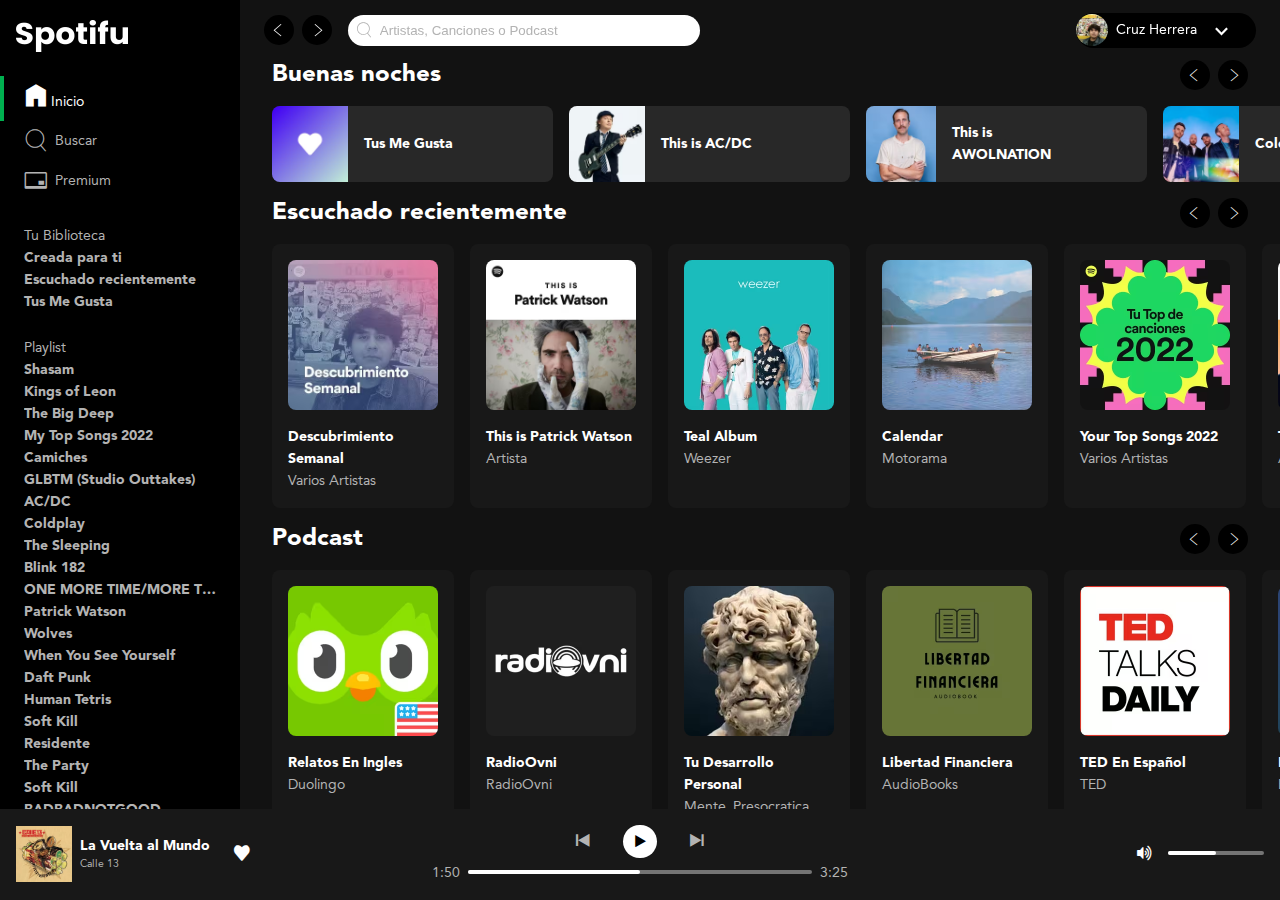
<file: index.html>
<!DOCTYPE html>
<html lang="es-MX">
<head>
    <meta charset="UTF-8">
    <meta name="viewport" content="width=device-width, initial-scale=1.0">
    <title>Spotifu</title>
    <meta property="og:title" content="Spotifu" />
    <meta property="og:type" content="website" />
    <meta property="og:url" content="https://isaaccruz94.github.io/spotifu/" />
    <meta property="og:image" content="https://raw.githubusercontent.com/isaaccruz94/spotifu/main/images/isaaccruz94.github.io_spotifu_.png" />
    <meta property="og:locale" content="es_MX" />
    <meta property="og:description" content="Pagina Creada solo con HTML semantico y CSS (flex-box)." />
    <link rel="apple-touch-icon" sizes="57x57" href="./favicon/apple-icon-57x57.png">
    <link rel="apple-touch-icon" sizes="60x60" href="./favicon/apple-icon-60x60.png">
    <link rel="apple-touch-icon" sizes="72x72" href="./favicon/apple-icon-72x72.png">
    <link rel="apple-touch-icon" sizes="76x76" href="./favicon/apple-icon-76x76.png">
    <link rel="apple-touch-icon" sizes="114x114" href="./favicon/apple-icon-114x114.png">
    <link rel="apple-touch-icon" sizes="120x120" href="./favicon/apple-icon-120x120.png">
    <link rel="apple-touch-icon" sizes="144x144" href="./favicon/apple-icon-144x144.png">
    <link rel="apple-touch-icon" sizes="152x152" href="./favicon/apple-icon-152x152.png">
    <link rel="apple-touch-icon" sizes="180x180" href="./favicon/apple-icon-180x180.png">
    <link rel="icon" type="image/png" sizes="192x192"  href="./favicon/android-icon-192x192.png">
    <link rel="icon" type="image/png" sizes="32x32" href="./favicon/favicon-32x32.png">
    <link rel="icon" type="image/png" sizes="96x96" href="./favicon/favicon-96x96.png">
    <link rel="icon" type="image/png" sizes="16x16" href="./favicon/favicon-16x16.png">
    <link rel="manifest" href="./favicon/manifest.json">
    <meta name="msapplication-TileColor" content="#ffffff">
    <meta name="msapplication-TileImage" content="./favicon/ms-icon-144x144.png">
    <meta name="theme-color" content="#ffffff">
    <link rel="preload" href="./styles/index.css" as="style">
    <link rel="stylesheet" href="./styles/index.css">
</head>
<body class="body">
    <div class="layout">
        <div class="layout-block">
            <div class="layout-main">
                <div class="main">
                    <header class="header">
                        <div class="header-navigation">
                            <div class="form-buttons">
                                <div class="buttons-navigation">
                                    <button class="buttonGeneric" aria-label="Ir Atras" title="Ir Atras" >
                                        <i class="icon-arrowLeft" aria-hidden="true"></i>
                                    </button>
                                    <button class="buttonGeneric" aria-label="Ir Adelante" title="Ir Adelante">
                                        <i class="icon-arrowRight" aria-hidden="true"></i>
                                    </button>
                                </div>
                                <form class="form" aria-label="Busqueda por Artista, Canciones o Podcast">
                                    <i class="icon-search" aria-hidden="true"></i>
                                    <input type="search" placeholder="Artistas, Canciones o Podcast">
                                </form>
                            </div>
                            <div class="userProfile">
                                <div class="userProfile-cover">
                                    <img src="./images/profile.avif" alt="Foto de perfil" title="Foto de perfil" width="28" height="28">
                                </div>
                                <div class="userProfile-name">
                                    <p><a class="link" href="">Cruz Herrera</a></p>
                                </div>
                                <button aria-label="Desplegar" title="Desplegar">
                                    <i class="icon-vector" aria-hidden="true"></i>
                                </button>
                            </div>
                        </div>
                    </header>
                    <main>
                        <div class="main-section">
                            <section aria-labelledby="section1">
                                <div class="section">
                                    <div class="section-nav">
                                        <h2 id="section1" class="section-title">Buenas noches</h2>
                                        <div class="buttons-navigation">
                                            <button class="buttonGeneric" aria-label="Ir Atras" title="Ir Atras">
                                                <i class="icon-arrowLeft" aria-hidden="true"></i>
                                            </button>
                                            <button class="buttonGeneric" aria-label="Ir Adelante" title="Ir Adelante">
                                                <i class="icon-arrowRight" aria-hidden="true"></i>
                                            </button>
                                        </div>
                                    </div>
                                    <div class="section-listA">
                                        <div class="listA">
                                            <div class="listA-cover">
                                                <img src="./images/caratulas/liked-songs.avif" alt="Tus Me Gusta" title="Tus Me Gusta" width="76" height="76">
                                            </div>
                                            <div class="listA-info">
                                                <h2 class="listA-name"><a class="link" href="./pages/artist.html">Tus Me Gusta</a></h2>
                                                <button class="buttonCircle is-primary" aria-label="Reproducir">
                                                    <i class="icon-play" aria-hidden="true"></i>
                                                </button>
                                            </div>
                                        </div>
                                        <div class="listA">
                                            <div class="listA-cover">
                                                <img src="./images/caratulas/artist-acdc.avif" alt="This is ACDC" title="This is ACDC" width="76" height="76">
                                            </div>
                                            <div class="listA-info">
                                                <h2 class="listA-name"><a class="link" href="./pages/artist.html">This is AC/DC</a></h2>
                                                <button class="buttonCircle is-primary" aria-label="Reproducir">
                                                    <i class="icon-play" aria-hidden="true"></i>
                                                </button>
                                            </div>
                                        </div>
                                        <div class="listA">
                                            <div class="listA-cover">
                                                <img src="./images/caratulas/artist-awolnation.avif" alt="This is AWOLNATION" title="This is AWOLNATION" width="76" height="76">
                                            </div>
                                            <div class="listA-info">
                                                <h2 class="listA-name"><a class="link" href="./pages/artist.html">This is AWOLNATION</a></h2>
                                                <button class="buttonCircle is-primary" aria-label="Reproducir">
                                                    <i class="icon-play" aria-hidden="true"></i>
                                                </button>
                                            </div>
                                        </div>
                                        <div class="listA">
                                            <div class="listA-cover">
                                                <img src="./images/caratulas/artist-coldplay.avif" alt="Coldplay" title="Coldplay" width="76" height="76">
                                            </div>
                                            <div class="listA-info">
                                                <h2 class="listA-name"><a class="link" href="./pages/artist.html">Coldplay</a></h2>
                                                <button class="buttonCircle is-primary" aria-label="Reproducir">
                                                    <i class="icon-play" aria-hidden="true"></i>
                                                </button>
                                            </div>
                                        </div>
                                        <div class="listA">
                                            <div class="listA-cover">
                                                <img src="./images/caratulas/artist-kingsofleon.avif" alt="Kings of Leon" title="Kings of Leon" width="76" height="76">
                                            </div>
                                            <div class="listA-info">
                                                <h2 class="listA-name"><a class="link" href="./pages/artist.html">Kings of Leon</a></h2>
                                                <button class="buttonCircle is-primary" aria-label="Reproducir">
                                                    <i class="icon-play" aria-hidden="true"></i>
                                                </button>
                                            </div>
                                        </div>
                                        <div class="listA">
                                            <div class="listA-cover">
                                                <img src="./images/caratulas/artist-residente.avif" alt="Residente" title="Residente" width="76" height="76">
                                            </div>
                                            <div class="listA-info">
                                                <h2 class="listA-name"><a class="link" href="./pages/artist.html">Residente</a></h2>
                                                <button class="buttonCircle is-primary" aria-label="Reproducir">
                                                    <i class="icon-play" aria-hidden="true"></i>
                                                </button>
                                            </div>
                                        </div>
                                        <div class="listA">
                                            <div class="listA-cover">
                                                <img src="./images/caratulas/artist-motorama.avif" alt="Motorama" title="Motorama" width="76" height="76">
                                            </div>
                                            <div class="listA-info">
                                                <h2 class="listA-name"><a class="link" href="./pages/artist.html">Motorama</a></h2>
                                                <button class="buttonCircle is-primary" aria-label="Reproducir">
                                                    <i class="icon-play" aria-hidden="true"></i>
                                                </button>
                                            </div>
                                        </div>
                                        <div class="listA">
                                            <div class="listA-cover">
                                                <img src="./images/caratulas/artist-riseagainst.avif" alt="Rise Against" title="Rise Against" width="76" height="76">
                                            </div>
                                            <div class="listA-info">
                                                <h2 class="listA-name"><a class="link" href="./pages/artist.html">Rise Against</a></h2>
                                                <button class="buttonCircle is-primary" aria-label="Reproducir">
                                                    <i class="icon-play" aria-hidden="true"></i>
                                                </button>
                                            </div>
                                        </div>
                                        <div class="listA">
                                            <div class="listA-cover">
                                                <img src="./images/caratulas/cd-entren-los-que-quieran-entrar.avif" alt="Entren Los Que Quieran Entrar" title="Entren Los Que Quieran Entrar" width="76" height="76">
                                            </div>
                                            <div class="listA-info">
                                                <h2 class="listA-name"><a class="link" href="./pages/album.html">Entren Los Que Quieran Entrar</a></h2>
                                                <button class="buttonCircle is-primary" aria-label="Reproducir">
                                                    <i class="icon-play" aria-hidden="true"></i>
                                                </button>
                                            </div>
                                        </div>
                                        <div class="listA">
                                            <div class="listA-cover">
                                                <img src="./images/caratulas/thisis-moby.avif" alt="Moby" title="Moby" width="76" height="76">
                                            </div>
                                            <div class="listA-info">
                                                <h2 class="listA-name"><a class="link" href="./pages/artist.html">Moby</a></h2>
                                                <button class="buttonCircle is-primary" aria-label="Reproducir">
                                                    <i class="icon-play" aria-hidden="true"></i>
                                                </button>
                                            </div>
                                        </div>
                                        <div class="listA">
                                            <div class="listA-cover">
                                                <img src="./images/caratulas/portada-blink182-one-more-time.avif" alt="One More Time" title="One More Time" width="76" height="76">
                                            </div>
                                            <div class="listA-info">
                                                <h2 class="listA-name"><a class="link" href="./pages/album.html">One More Time</a></h2>
                                                <button class="buttonCircle is-primary" aria-label="Reproducir">
                                                    <i class="icon-play" aria-hidden="true"></i>
                                                </button>
                                            </div>
                                        </div>
                                        <div class="listA">
                                            <div class="listA-cover">
                                                <img src="./images/caratulas/thisis-soft-kill.avif" alt="Soft Kill" title="Soft Kill" width="76" height="76">
                                            </div>
                                            <div class="listA-info">
                                                <h2 class="listA-name"><a class="link" href="./pages/artist.html">Soft Kill</a></h2>
                                                <button class="buttonCircle is-primary" aria-label="Reproducir">
                                                    <i class="icon-play" aria-hidden="true"></i>
                                                </button>
                                            </div>
                                        </div>
                                        <div class="listA">
                                            <div class="listA-cover">
                                                <img src="./images/caratulas/cd-supermodel.avif" alt="Supermodel" title="Supermodel" width="76" height="76">
                                            </div>
                                            <div class="listA-info">
                                                <h2 class="listA-name"><a class="link" href="./pages/album.html">Supermodel</a></h2>
                                                <button class="buttonCircle is-primary" aria-label="Reproducir">
                                                    <i class="icon-play" aria-hidden="true"></i>
                                                </button>
                                            </div>
                                        </div>
                                    </div>
                                </div>
                            </section>

                            <section aria-labelledby="section2">
                                <div class="section">
                                    <div class="section-nav">
                                        <h2 id="section2" class="section-title">Escuchado recientemente</h2>
                                        <div class="buttons-navigation">
                                            <button class="buttonGeneric" aria-label="Ir Atras" title="Ir Atras">
                                                <i class="icon-arrowLeft" aria-hidden="true"></i>
                                            </button>
                                            <button class="buttonGeneric" aria-label="Ir Adelante" title="Ir Adelante">
                                                <i class="icon-arrowRight" aria-hidden="true"></i>
                                            </button>
                                        </div>
                                    </div>

                                    <div class="section-listB">
                                        <div class="listB">
                                            <div class="listB-cover">
                                                <img src="./images/caratulas/descubrimiento-semanal.avif" alt="Podcast Descubriento semanal" width="150" height="150">
                                                <button class="buttonCircle is-primary" aria-label="Reproducir" title="Reproducir">
                                                    <i class="icon-play" aria-hidden="true"></i>
                                                </button>
                                            </div>
                                            <p class="listB-title"><a class="link" href="./pages/artist.html">Descubrimiento Semanal</a></p>
                                            <p class="listB-artist"><a class="link" href="./pages/artist.html">Varios Artistas</a></p>
                                        </div>
                                        <div class="listB">
                                            <div class="listB-cover">
                                                <img src="./images/caratulas/thisis-patrick-watson.avif" alt="Artista Patrick whatson" width="150" height="150">
                                                <button class="buttonCircle is-primary" aria-label="Reproducir" title="Reproducir">
                                                    <i class="icon-play" aria-hidden="true"></i>
                                                </button>
                                            </div>
                                            <p class="listB-title"><a class="link" href="./pages/artist.html">This is Patrick Watson</a></p>
                                            <p class="listB-artist"><a class="link" href="./pages/artist.html">Artista</a></p>
                                        </div>
                                        <div class="listB">
                                            <div class="listB-cover">
                                                <img src="./images/caratulas/cd-teal-album.avif" alt="Caratula Teal Album Weezer" width="150" height="150">
                                                <button class="buttonCircle is-primary" aria-label="Reproducir" title="Reproducir">
                                                    <i class="icon-play" aria-hidden="true"></i>
                                                </button>
                                            </div>
                                            <p class="listB-title"><a class="link" href="./pages/album.html">Teal Album</a></p>
                                            <p class="listB-artist"><a class="link" href="./pages/album.html">Weezer</a></p>
                                        </div>
                                        <div class="listB">
                                            <div class="listB-cover">
                                                <img src="./images/caratulas/cd-calendar.avif" alt="Disco Calendar" width="150" height="150">
                                                <button class="buttonCircle is-primary" aria-label="Reproducir" title="Reproducir">
                                                    <i class="icon-play" aria-hidden="true"></i>
                                                </button>
                                            </div>
                                            <p class="listB-title"><a class="link" href="./pages/album.html">Calendar</a></p>
                                            <p class="listB-artist"><a class="link" href="./pages/album.html">Motorama</a></p>
                                        </div>
                                        <div class="listB">
                                            <div class="listB-cover">
                                                <img src="./images/caratulas/your-top-songs-2022.avif" alt="mis Canciones 2022" width="150" height="150">
                                                <button class="buttonCircle is-primary" aria-label="Reproducir" title="Reproducir">
                                                    <i class="icon-play" aria-hidden="true"></i>
                                                </button>
                                            </div>
                                            <p class="listB-title"><a class="link" href="./pages/artist.html">Your Top Songs 2022</a></p>
                                            <p class="listB-artist"><a class="link" href="./pages/artist.html">Varios Artistas</a></p>
                                        </div>
                                        <div class="listB">
                                            <div class="listB-cover">
                                                <img src="./images/caratulas/thisis-the-killers.avif" alt="This is The killers" width="150" height="150">
                                                <button class="buttonCircle is-primary" aria-label="Reproducir" title="Reproducir">
                                                    <i class="icon-play" aria-hidden="true"></i>
                                                </button>
                                            </div>
                                            <p class="listB-title"><a class="link" href="./pages/artist.html">This The Killers</a></p>
                                            <p class="listB-artist"><a class="link" href="./pages/artist.html">Artista</a></p>
                                        </div>
                                        <div class="listB">
                                            <div class="listB-cover">
                                                <img src="./images/caratulas/artist-blink182.avif" alt="Artista Blink 182" width="150" height="150">
                                                <button class="buttonCircle is-primary" aria-label="Reproducir" title="Reproducir">
                                                    <i class="icon-play" aria-hidden="true"></i>
                                                </button>
                                            </div>
                                            <p class="listB-title"><a class="link" href="./pages/artist.html">This is Blink 182</a></p>
                                            <p class="listB-artist"><a class="link" href="./pages/artist.html">Artista</a></p>
                                        </div>
                                        <div class="listB">
                                            <div class="listB-cover">
                                                <img src="./images/caratulas/white-lies.avif" alt="Artista White Lies" width="150" height="150">
                                                <button class="buttonCircle is-primary" aria-label="Reproducir" title="Reproducir">
                                                    <i class="icon-play" aria-hidden="true"></i>
                                                </button>
                                            </div>
                                            <p class="listB-title"><a class="link" href="./pages/album.html">Five</a></p>
                                            <p class="listB-artist"><a class="link" href="./pages/album.html">White Lies</a></p>
                                        </div>
                                        <div class="listB">
                                            <div class="listB-cover">
                                                <img src="./images/caratulas/artist-sleeping.avif" alt="Artista Sleeping" width="150" height="150">
                                                <button class="buttonCircle is-primary" aria-label="Reproducir" title="Reproducir">
                                                    <i class="icon-play" aria-hidden="true"></i>
                                                </button>
                                            </div>
                                            <p class="listB-title"><a class="link" href="./pages/artist.html">The Sleeping</a></p>
                                            <p class="listB-artist"><a class="link" href="./pages/artist.html">Artista</a></p>
                                        </div>
                                        <div class="listB">
                                            <div class="listB-cover">
                                                <img src="./images/caratulas/artist-daftpunk.avif" alt="Album Daft Punk" width="150" height="150">
                                                <button class="buttonCircle is-primary" aria-label="Reproducir" title="Reproducir">
                                                    <i class="icon-play" aria-hidden="true"></i>
                                                </button>
                                            </div>
                                            <p class="listB-title"><a class="link" href="./pages/album.html">LGBTM (Studio Outtakes)</a></p>
                                            <p class="listB-artist"><a class="link" href="./pages/album.html">Daft Punk</a></p>
                                        </div>
                                        <div class="listB">
                                            <div class="listB-cover">
                                                <img src="./images/caratulas/your-top-songs-2023.avif" alt="mis mejores pistas 2023" width="150" height="150">
                                                <button class="buttonCircle is-primary" aria-label="Reproducir" title="Reproducir">
                                                    <i class="icon-play" aria-hidden="true"></i>
                                                </button>
                                            </div>
                                            <p class="listB-title"><a class="link" href="./pages/artist.html">Your Top Songs 2023</a></p>
                                            <p class="listB-artist"><a class="link" href="./pages/artist.html">Varios Artistas</a></p>
                                        </div>
                                        <div class="listB">
                                            <div class="listB-cover">
                                                <img src="./images/caratulas/cd-balsamo.avif" alt="Camiches" width="150" height="150">
                                                <button class="buttonCircle is-primary" aria-label="Reproducir" title="Reproducir">
                                                    <i class="icon-play" aria-hidden="true"></i>
                                                </button>
                                            </div>
                                            <p class="listB-title"><a class="link" href="./pages/artist.html">Camiches</a></p>
                                            <p class="listB-artist"><a class="link" href="./pages/artist.html">Artista</a></p>
                                        </div>
                                    </div>
                                </div>
                            </section>

                            <section aria-labelledby="section3">
                                <div class="section">
                                    <div class="section-nav">
                                        <h2 id="section3" class="section-title">Podcast</h2>
                                        <div class="buttons-navigation">
                                            <button class="buttonGeneric" aria-label="Ir Atras" title="Ir Atras">
                                                <i class="icon-arrowLeft" aria-hidden="true"></i>
                                            </button>
                                            <button class="buttonGeneric" aria-label="Ir Adelante" title="Ir Adelante">
                                                <i class="icon-arrowRight" aria-hidden="true"></i>
                                            </button>
                                        </div>
                                    </div>

                                    <div class="section-listB">
                                        <div class="listB">
                                            <div class="listB-cover">
                                                <img src="./images/caratulas/podcast-duolingo.avif" alt="podcast duolingo" width="150" height="150">
                                                <button class="buttonCircle is-primary" aria-label="Reproducir" title="Reproducir">
                                                    <i class="icon-play" aria-hidden="true"></i>
                                                </button>
                                            </div>
                                            <p class="listB-title"><a class="link" href="./pages/podcast.html">Relatos En Ingles</a></p>
                                            <p class="listB-artist"><a class="link" href="./pages/podcast.html">Duolingo</a></p>
                                        </div>
                                        <div class="listB">
                                            <div class="listB-cover">
                                                <img src="./images/caratulas/podcast-radioovni.avif" alt="Podcast Radioovni" width="150" height="150">
                                                <button class="buttonCircle is-primary" aria-label="Reproducir" title="Reproducir">
                                                    <i class="icon-play" aria-hidden="true"></i>
                                                </button>
                                            </div>
                                            <p class="listB-title"><a class="link" href="./pages/podcast.html">RadioOvni</a></p>
                                            <p class="listB-artist"><a class="link" href="./pages/podcast.html">RadioOvni</a></p>
                                        </div>
                                        <div class="listB">
                                            <div class="listB-cover">
                                                <img src="./images/caratulas/podcast-desarrollo.avif" alt="podcast Desarrollo personal" width="150" height="150">
                                                <button class="buttonCircle is-primary" aria-label="Reproducir" title="Reproducir">
                                                    <i class="icon-play" aria-hidden="true"></i>
                                                </button>
                                            </div>
                                            <p class="listB-title"><a class="link" href="./pages/podcast.html">Tu Desarrollo Personal</a></p>
                                            <p class="listB-artist"><a class="link" href="./pages/podcast.html">Mente_Presocratica</a></p>
                                        </div>
                                        <div class="listB">
                                            <div class="listB-cover">
                                                <img src="./images/caratulas/podcast-libertad.avif" alt="podcast libertad" width="150" height="150">
                                                <button class="buttonCircle is-primary" aria-label="Reproducir" title="Reproducir">
                                                    <i class="icon-play" aria-hidden="true"></i>
                                                </button>
                                            </div>
                                            <p class="listB-title"><a class="link" href="./pages/podcast.html">Libertad Financiera</a></p>
                                            <p class="listB-artist"><a class="link" href="./pages/podcast.html">AudioBooks</a></p>
                                        </div>
                                        <div class="listB">
                                            <div class="listB-cover">
                                                <img src="./images/caratulas/podcast-ted.avif" alt="podcast ted" width="150" height="150">
                                                <button class="buttonCircle is-primary" aria-label="Reproducir" title="Reproducir">
                                                    <i class="icon-play" aria-hidden="true"></i>
                                                </button>
                                            </div>
                                            <p class="listB-title"><a class="link" href="./pages/podcast.html">TED En Español</a></p>
                                            <p class="listB-artist"><a class="link" href="./pages/podcast.html">TED</a></p>
                                        </div>
                                        <div class="listB">
                                            <div class="listB-cover">
                                                <img src="./images/caratulas/podcast-edteam.avif" alt="podcast edteam" width="150" height="150">
                                                <button class="buttonCircle is-primary" aria-label="Reproducir" title="Reproducir">
                                                    <i class="icon-play" aria-hidden="true"></i>
                                                </button>
                                            </div>
                                            <p class="listB-title"><a class="link" href="./pages/podcast.html">ED team</a></p>
                                            <p class="listB-artist"><a class="link" href="./pages/podcast.html">ED team</a></p>
                                        </div>
                                        <div class="listB">
                                            <div class="listB-cover">
                                                <img src="./images/caratulas/podcast-tuingles.avif" alt="podcast en ingles" width="150" height="150">
                                                <button class="buttonCircle is-primary" aria-label="Reproducir" title="Reproducir">
                                                    <i class="icon-play" aria-hidden="true"></i>
                                                </button>
                                            </div>
                                            <p class="listB-title"><a class="link" href="./pages/podcast.html">Tu Ingles</a></p>
                                            <p class="listB-artist"><a class="link" href="./pages/podcast.html">Tu Ingles</a></p>
                                        </div>
                                        <div class="listB">
                                            <div class="listB-cover">
                                                <img src="./images/caratulas/podcast-leyendas.avif" alt="podcast leyendas" width="150" height="150">
                                                <button class="buttonCircle is-primary" aria-label="Reproducir" title="Reproducir">
                                                    <i class="icon-play" aria-hidden="true"></i>
                                                </button>
                                            </div>
                                            <p class="listB-title"><a class="link" href="./pages/podcast.html">Leyendas Lengendarias</a></p>
                                            <p class="listB-artist"><a class="link" href="./pages/podcast.html">Leyendas Legendarias</a></p>
                                        </div>
                                        <div class="listB">
                                            <div class="listB-cover">
                                                <img src="./images/caratulas/podcast-habitos.avif" alt="podcast habitos atomicos" width="150" height="150">
                                                <button class="buttonCircle is-primary" aria-label="Reproducir" title="Reproducir">
                                                    <i class="icon-play" aria-hidden="true"></i>
                                                </button>
                                            </div>
                                            <p class="listB-title"><a class="link" href="./pages/podcast.html">Habitos Atomicos</a></p>
                                            <p class="listB-artist"><a class="link" href="./pages/podcast.html">Audio Libro</a></p>
                                        </div>
                                        <div class="listB">
                                            <div class="listB-cover">
                                                <img src="./images/caratulas/podcast-listening.avif" alt="podcast listening" width="150" height="150">
                                                <button class="buttonCircle is-primary" aria-label="Reproducir" title="Reproducir">
                                                    <i class="icon-play" aria-hidden="true"></i>
                                                </button>
                                            </div>
                                            <p class="listB-title"><a class="link" href="./pages/podcast.html">Listening</a></p>
                                            <p class="listB-artist"><a class="link" href="./pages/podcast.html">Listening</a></p>
                                        </div>

                                    </div>
                                </div>
                            </section>
                        </div>
                    </main>
                </div>
            </div>

            <div class="layout-slider">
                <div class="slider">
                    <div class="logo-container">
                        <div class="logo-cover">
                            <a href="/index.html" aria-current="page">
                                <img src="./images/spotifu-logo.png" alt="Logo Spotifu" title="Logo Spotifu" width="112" height="32">
                            </a>
                        </div>
                    </div>
                    <div class="menu-container">
                        <nav class="menu">
                            <ul class="menu-list">
                                <li class="menu-item active">
                                    <a href="/index.html" aria-current="page" class="link">
                                        <i class="icon-home"></i>
                                        <span>Inicio</span>
                                    </a>
                                </li>
                                <li class="menu-item">
                                    <i class="icon-search"></i>
                                    <span>Buscar</span>
                                </li>
                                <li class="menu-item">
                                    <i class="icon-creditCard"></i>
                                    <span>Premium</span>
                                </li>
                            </ul>
                        </nav>
                    </div>

                    <div class="library-container">
                        <nav class="library" aria-labelledby="library">
                            <h2 id="library" class="library-title">Tu Biblioteca</h2>
                            <ul class="library-list">
                                <li class="library-item"><a href="" class="link">Creada para ti</a></li>
                                <li class="library-item"><a href="" class="link">Escuchado recientemente</a></li>
                                <li class="library-item"><a href="" class="link">Tus Me Gusta</a></li>
                            </ul>
                        </nav>
                    </div>

                    <div class="playlist-container">
                        <nav class="playlist" aria-labelledby="playlist">
                            <h2 id="playlist" class="playlist-title">Playlist</h2>
                            <ul class="playlist-list">
                                <li class="playlist-item"><a href="./pages/artist.html" class="link"><span class="ellipis">Shasam</span></a></li>
                                <li class="playlist-item"><a href="./pages/artist.html" class="link"><span class="ellipis">Kings of Leon</span></a></li>
                                <li class="playlist-item"><a href="./pages/album.html" class="link"><span class="ellipis">The Big Deep</span></a></li>
                                <li class="playlist-item"><a href="./pages/artist.html" class="link"><span class="ellipis">My Top Songs 2022</span></a></li>
                                <li class="playlist-item"><a href="./pages/artist.html" class="link"><span class="ellipis">Camiches</span></a></li>
                                <li class="playlist-item"><a href="./pages/album.html" class="link"><span class="ellipis">GLBTM (Studio Outtakes)</span></a></li>
                                <li class="playlist-item"><a href="./pages/artist.html" class="link"><span class="ellipis">AC/DC</span></a></li>
                                <li class="playlist-item"><a href="./pages/artist.html" class="link"><span class="ellipis">Coldplay</span></a></li>
                                <li class="playlist-item"><a href="./pages/artist.html" class="link"><span class="ellipis">The Sleeping</span></a></li>
                                <li class="playlist-item"><a href="./pages/artist.html" class="link"><span class="ellipis">Blink 182</span></a></li>
                                <li class="playlist-item"><a href="./pages/album.html" class="link"><span class="ellipis">ONE MORE TIME/MORE THAN YOU KNOW</span></a></li>
                                <li class="playlist-item"><a href="./pages/artist.html" class="link"><span class="ellipis">Patrick Watson</span></a></li>
                                <li class="playlist-item"><a href="./pages/album.html" class="link"><span class="ellipis">Wolves</span></a></li>
                                <li class="playlist-item"><a href="./pages/album.html" class="link"><span class="ellipis">When You See Yourself</span></a></li>
                                <li class="playlist-item"><a href="./pages/artist.html" class="link"><span class="ellipis">Daft Punk</span></a></li>
                                <li class="playlist-item"><a href="./pages/artist.html" class="link"><span class="ellipis">Human Tetris</span></a></li>
                                <li class="playlist-item"><a href="./pages/artist.html" class="link"><span class="ellipis">Soft Kill</span></a></li>
                                <li class="playlist-item"><a href="./pages/artist.html" class="link"><span class="ellipis">Residente</span></a></li>
                                <li class="playlist-item"><a href="./pages/album.html" class="link"><span class="ellipis">The Party</span></a></li>
                                <li class="playlist-item"><a href="./pages/artist.html" class="link"><span class="ellipis">Soft Kill</span></a></li>
                                <li class="playlist-item"><a href="./pages/artist.html" class="link"><span class="ellipis">BADBADNOTGOOD</span></a></li>
                                <li class="playlist-item"><a href="./pages/album.html" class="link"><span class="ellipis">Always The End</span></a></li>
                                <li class="playlist-item"><a href="./pages/album.html" class="link"><span class="ellipis">My Echo, My Shadow, My Covers & Me</span></a></li>
                            </ul>
                        </nav>
                    </div>
                </div>
            </div>
        </div>

        <div class="layout-block">
            <div class="layout-footer">
                <footer class="reproductor">
                    <div class="reproductor-song">
                        <div class="song">
                            <div class="song-cover">
                                <img src="./images/caratulas/cd-entren-los-que-quieran-entrar.avif" alt="Entren los que queran entrar, Calle 13" title="Entren los que queran entrar, Calle 13" width="56" height="56">
                            </div>
                            <div class="song-info">
                                <div class="song-name">
                                    <p class="song-title"><a class="link">La Vuelta al Mundo</a></p>
                                    <p class="song-artist"><a class="link">Calle 13</a></p>
                                </div>
                                <div class="song-heart">
                                    <button class="reproductorButton" aria-label="Eliminar" title="Eliminar" role="switch" aria-checked="true">
                                        <i class="icon-heart" aria-hidden="true"></i>
                                    </button>
                                </div>
                            </div>
                        </div>
                    </div>

                    <div class="reproductor-progress">
                        <div class="reproductor-slider">
                            <div class="reproductor-buttonList">
                                <button class="buttonCircle" aria-label="Regresar" title="Regresar">
                                    <i class="icon-prev" aria-hidden="true"></i> 
                                </button>
                        
                                <button class="buttonCircle is-white" aria-label="Reproducir" title="Reproducir">
                                    <i class="icon-play" aria-hidden="true"></i>
                                </button>
                        
                                <button class="buttonCircle" aria-label="Adelantar" title="Adelantar">
                                    <i class="icon-next" aria-hidden="true"></i> 
                                </button>
                            </div>
                            <div class="reporductor-progress">
                                <span class="time">1:50</span>
                                <div class="progress">
                                    <div class="progress-time">
                                        <div class="progress-button"></div>
                                    </div>
                                </div>
                                <span class="time">3:25</span>
                            </div>
                        </div>
                    </div>

                    <div class="reproductor-volume">
                        <div class="volume">
                            <button class="reproductorButton" aria-label="Silenciar" title="Silenciar" aria-labelledby="volume">
                                <i class="icon-volumeUp" aria-label="Volumen alto" id="volume"></i>
                            </button>
                            <div class="volume-bar">
                                <div class="progress">
                                    <div class="progress-time">
                                        <div class="progress-button"></div>
                                    </div>
                                </div>
                            </div>
                        </div>
                    </div>
                </footer>
            </div>
        </div>
    </div>
</body>
</html>
</file>
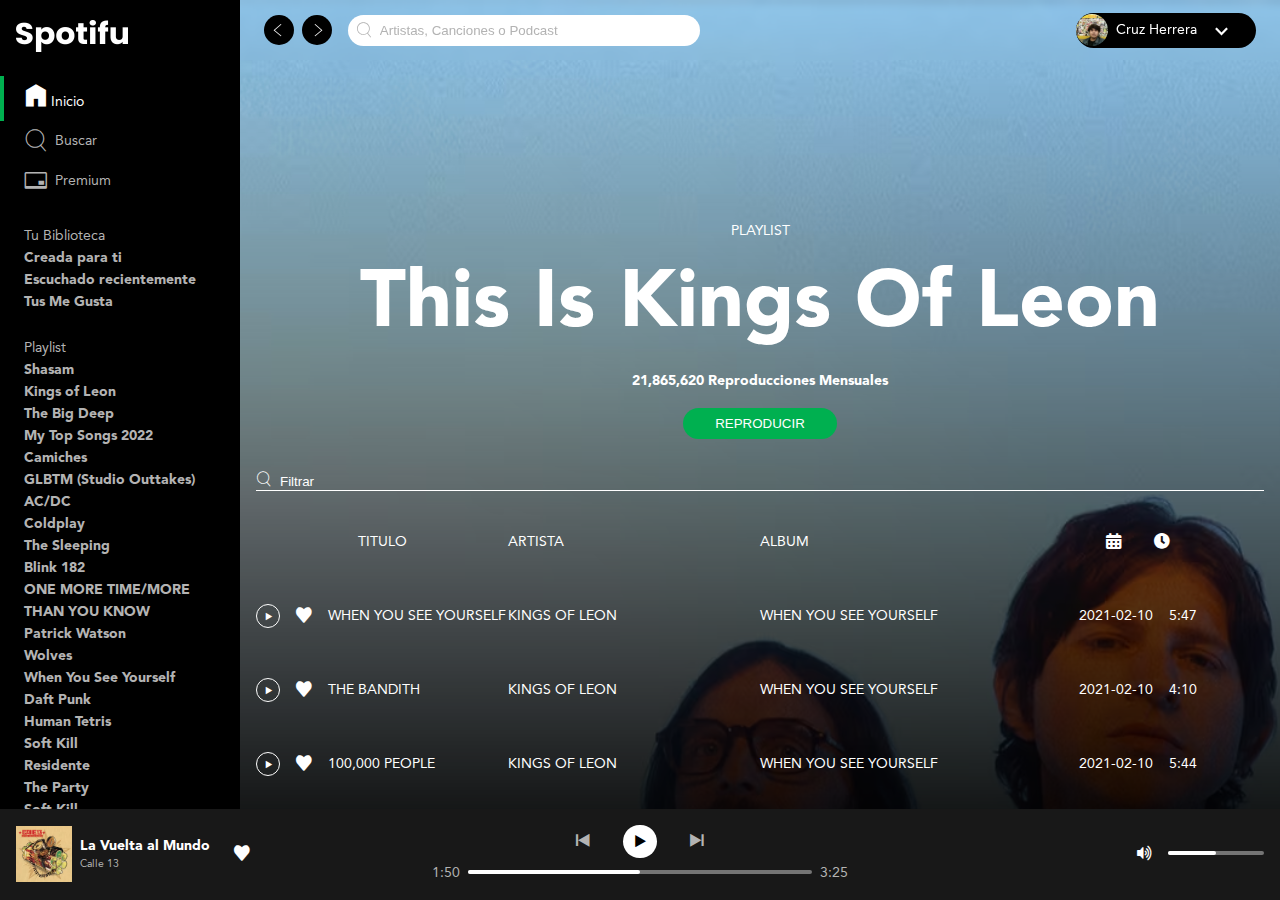
<file: pages/artist.html>
<!DOCTYPE html>
<html lang="es-MX">
<head>
    <meta charset="UTF-8">
    <meta name="viewport" content="width=device-width, initial-scale=1.0">
    <title>Spotifu</title>
    <meta property="og:title" content="Spotifu" />
    <meta property="og:type" content="website" />
    <meta property="og:url" content="https://isaaccruz94.github.io/spotifu/" />
    <meta property="og:image" content="https://raw.githubusercontent.com/isaaccruz94/spotifu/main/images/isaaccruz94.github.io_spotifu_.png" />
    <meta property="og:locale" content="es_MX" />
    <meta property="og:description" content="Pagina Creada solo con HTML semantico y CSS (flex-box)." />
    <link rel="apple-touch-icon" sizes="57x57" href="../favicon/apple-icon-57x57.png">
    <link rel="apple-touch-icon" sizes="60x60" href="../favicon/apple-icon-60x60.png">
    <link rel="apple-touch-icon" sizes="72x72" href="../favicon/apple-icon-72x72.png">
    <link rel="apple-touch-icon" sizes="76x76" href="../favicon/apple-icon-76x76.png">
    <link rel="apple-touch-icon" sizes="114x114" href="../favicon/apple-icon-114x114.png">
    <link rel="apple-touch-icon" sizes="120x120" href="../favicon/apple-icon-120x120.png">
    <link rel="apple-touch-icon" sizes="144x144" href="../favicon/apple-icon-144x144.png">
    <link rel="apple-touch-icon" sizes="152x152" href="../favicon/apple-icon-152x152.png">
    <link rel="apple-touch-icon" sizes="180x180" href="../favicon/apple-icon-180x180.png">
    <link rel="icon" type="image/png" sizes="192x192"  href="../favicon/android-icon-192x192.png">
    <link rel="icon" type="image/png" sizes="32x32" href="../favicon/favicon-32x32.png">
    <link rel="icon" type="image/png" sizes="96x96" href="../favicon/favicon-96x96.png">
    <link rel="icon" type="image/png" sizes="16x16" href="../favicon/favicon-16x16.png">
    <link rel="manifest" href="../favicon/manifest.json">
    <meta name="msapplication-TileColor" content="#ffffff">
    <meta name="msapplication-TileImage" content="../favicon/ms-icon-144x144.png">
    <meta name="theme-color" content="#ffffff">
    <link rel="preload" href="../styles/index.css" as="style">
    <link rel="stylesheet" href="../styles/index.css">

</head>
<body class="body">
    <div class="layout">
        <div class="layout-block">
            <div class="layout-main">
                <div class="main-artist">
                    <header class="header">
                        <div class="header-navigation">
                            <div class="form-buttons">
                                <div class="buttons-navigation">
                                    <button class="buttonGeneric" aria-label="Ir Atras" title="Ir Atras">
                                        <i class="icon-arrowLeft" aria-hidden="true"></i>
                                    </button>
                                    <button class="buttonGeneric" aria-label="Ir Adelante" title="Ir Adelante">
                                        <i class="icon-arrowRight" aria-hidden="true"></i>
                                    </button>
                                </div>
                                <form class="form" aria-label="Busqueda por Artista, Canciones o Podcast">
                                    <i class="icon-search" aria-hidden="true"></i>
                                    <input type="search" placeholder="Artistas, Canciones o Podcast">
                                </form>
                            </div>
                            <div class="userProfile">
                                <div class="userProfile-cover">
                                    <img src="../images/profile.avif" alt="Foto de perfil" title="Foto de perfil" width="28" height="28">
                                </div>
                                <div class="userProfile-name">
                                    <p><a class="link" href="">Cruz Herrera</a></p>
                                </div>
                                <button aria-label="Desplegar" title="Desplegar">
                                    <i class="icon-vector" aria-hidden="true"></i>
                                </button>
                            </div>
                        </div>
                    </header>
                    <main>
                        <div class="artist-container">
                            <div class="artist">
                                <span class="tipo">PLAYLIST</span>
                                <h1 class="artist-title"> This Is Kings Of Leon</h1>
                                <p class="artist-rep">21,865,620 Reproducciones Mensuales</p>
                                <button class="buttonArtist">
                                    <span>REPRODUCIR</span>
                                </button>
                            </div>
                        </div>
                        <div class="artist-songs">
                            <div class="artist-form">
                                <form class="artist-form" aria-label="Filtrar">
                                    <i class="icon-search"></i>
                                    <input type="search" name="" id="" placeholder="Filtrar">
                                </form>
                            </div>
                        
                            <div class="artist-radio">
                                <div class="artist-titulo titulo">
                                    <p>Titulo</p>
                                </div>
                                <div class="artist-artista">
                                    <p>Artista</p>
                                </div>
                                <div class="artist-album">
                                    <p>Album</p>
                                </div>
                                <div class="artist-time">
                                    <button class="reproductorButton" aria-label="fecha de salida">
                                        <i class="icon-calendar" aria-hidden="true"></i>
                                    </button>
                                    <button class="reproductorButton" class="Duracion">
                                        <i class="icon-clock" aria-hidden="true"></i>
                                    </button>
                                </div>
                            </div>
                            <div class="artist-radio">
                                <div class="artist-titulo">
                                    <div class="artist-buttonPlay">
                                        <button class="buttonPlay" aria-label="Reproducir" title="Reproducir">
                                            <i class="icon-play" aria-hidden="true"></i>
                                        </button>
                                    </div>
                                    <div class="artist-buttonHeart">
                                        <button class="reproductorButton" aria-label="Eliminar" title="Eliminar" role="switch" aria-checked="true">
                                            <i class="icon-heart" aria-hidden="true"></i>
                                        </button>
                                    </div>
                                    <div class="artist-titleSong">
                                        <p>When You See Yourself</p>
                                    </div>
                                </div>
                                <div class="artist-artista">
                                    <div class="artist-nameBand">
                                        <p>Kings of Leon</p>
                                    </div>
                                </div>
                                <div class="artist-album">
                                    <div class="artist-artistAlbum">
                                        <p>When you See Yourself</p>
                                    </div>
                                </div>
                                <div class="artist-time">
                                    <span>2021-02-10</span>
                                    <span>5:47</span>
                                </div>
                            </div>
                            <div class="artist-radio">
                                <div class="artist-titulo">
                                    <div class="artist-buttonPlay">
                                        <button class="buttonPlay" aria-label="Reproducir" title="Reproducir">
                                            <i class="icon-play" aria-hidden="true"></i>
                                        </button>
                                    </div>
                                    <div class="artist-buttonHeart">
                                        <button class="reproductorButton" aria-label="Eliminar" title="Eliminar" role="switch" aria-checked="true">
                                            <i class="icon-heart" aria-hidden="true"></i>
                                        </button>
                                    </div>
                                    <div class="artist-titleSong">
                                        <p>The Bandith</p>
                                    </div>
                                </div>
                                <div class="artist-artista">
                                    <div class="artist-nameBand">
                                        <p>Kings of Leon</p>
                                    </div>
                                </div>
                                <div class="artist-album">
                                    <div class="artist-artistAlbum">
                                        <p>When you See Yourself</p>
                                    </div>
                                </div>
                                <div class="artist-time">
                                    <span>2021-02-10</span>
                                    <span>4:10</span>
                                </div>
                            </div>
                            <div class="artist-radio">
                                <div class="artist-titulo">
                                    <div class="artist-buttonPlay">
                                        <button class="buttonPlay" aria-label="Reproducir" title="Reproducir">
                                            <i class="icon-play" aria-hidden="true"></i>
                                        </button>
                                    </div>
                                    <div class="artist-buttonHeart">
                                        <button class="reproductorButton" aria-label="Eliminar" title="Eliminar" role="switch" aria-checked="true">
                                            <i class="icon-heart" aria-hidden="true"></i>
                                        </button>
                                    </div>
                                    <div class="artist-titleSong">
                                        <p>100,000 people</p>
                                    </div>
                                </div>
                                <div class="artist-artista">
                                    <div class="artist-nameBand">
                                        <p>Kings of Leon</p>
                                    </div>
                                </div>
                                <div class="artist-album">
                                    <div class="artist-artistAlbum">
                                        <p>When you See Yourself</p>
                                    </div>
                                </div>
                                <div class="artist-time">
                                    <span>2021-02-10</span>
                                    <span>5:44</span>
                                </div>
                            </div>
                            <div class="artist-radio">
                                <div class="artist-titulo">
                                    <div class="artist-buttonPlay">
                                        <button class="buttonPlay" aria-label="Reproducir" title="Reproducir">
                                            <i class="icon-play" aria-hidden="true"></i>
                                        </button>
                                    </div>
                                    <div class="artist-buttonHeart">
                                        <button class="reproductorButton" aria-label="Eliminar" title="Eliminar" role="switch" aria-checked="true">
                                            <i class="icon-heart" aria-hidden="true"></i>
                                        </button>
                                    </div>
                                    <div class="artist-titleSong">
                                        <p>Stormy Weather</p>
                                    </div>
                                </div>
                                <div class="artist-artista">
                                    <div class="artist-nameBand">
                                        <p>Kings of Leon</p>
                                    </div>
                                </div>
                                <div class="artist-album">
                                    <div class="artist-artistAlbum">
                                        <p>When you See Yourself</p>
                                    </div>
                                </div>
                                <div class="artist-time">
                                    <span>2021-02-10</span>
                                    <span>4:10</span>
                                </div>
                            </div>
                            <div class="artist-radio">
                                <div class="artist-titulo">
                                    <div class="artist-buttonPlay">
                                        <button class="buttonPlay" aria-label="Reproducir" title="Reproducir">
                                            <i class="icon-play" aria-hidden="true"></i>
                                        </button>
                                    </div>
                                    <div class="artist-buttonHeart">
                                        <button class="reproductorButton" aria-label="Eliminar" title="Eliminar" role="switch" aria-checked="true">
                                            <i class="icon-heart" aria-hidden="true"></i>
                                        </button>
                                    </div>
                                    <div class="artist-titleSong">
                                        <p>A Weave</p>
                                    </div>
                                </div>
                                <div class="artist-artista">
                                    <div class="artist-nameBand">
                                        <p>Kings of Leon</p>
                                    </div>
                                </div>
                                <div class="artist-album">
                                    <div class="artist-artistAlbum">
                                        <p>When you See Yourself</p>
                                    </div>
                                </div>
                                <div class="artist-time">
                                    <span>2021-02-10</span>
                                    <span>5:23</span>
                                </div>
                            </div>
                            <div class="artist-radio">
                                <div class="artist-titulo">
                                    <div class="artist-buttonPlay">
                                        <button class="buttonPlay" aria-label="Reproducir" title="Reproducir">
                                            <i class="icon-play" aria-hidden="true"></i>
                                        </button>
                                    </div>
                                    <div class="artist-buttonHeart">
                                        <button class="reproductorButton" aria-label="Eliminar" title="Eliminar" role="switch" aria-checked="true">
                                            <i class="icon-heart" aria-hidden="true"></i>
                                        </button>
                                    </div>
                                    <div class="artist-titleSong">
                                        <p>Golden Restless Age</p>
                                    </div>
                                </div>
                                <div class="artist-artista">
                                    <div class="artist-nameBand">
                                        <p>Kings of Leon</p>
                                    </div>
                                </div>
                                <div class="artist-album">
                                    <div class="artist-artistAlbum">
                                        <p>When you See Yourself</p>
                                    </div>
                                </div>
                                <div class="artist-time">
                                    <span>2021-02-10</span>
                                    <span>4:33</span>
                                </div>
                            </div>
                            <div class="artist-radio">
                                <div class="artist-titulo">
                                    <div class="artist-buttonPlay">
                                        <button class="buttonPlay" aria-label="Reproducir" title="Reproducir">
                                            <i class="icon-play" aria-hidden="true"></i>
                                        </button>
                                    </div>
                                    <div class="artist-buttonHeart">
                                        <button class="reproductorButton" aria-label="Eliminar" title="Eliminar" role="switch" aria-checked="true">
                                            <i class="icon-heart" aria-hidden="true"></i>
                                        </button>
                                    </div>
                                    <div class="artist-titleSong">
                                        <p>Time in Desguise</p>
                                    </div>
                                </div>
                                <div class="artist-artista">
                                    <div class="artist-nameBand">
                                        <p>Kings of Leon</p>
                                    </div>
                                </div>
                                <div class="artist-album">
                                    <div class="artist-artistAlbum">
                                        <p>When you See Yourself</p>
                                    </div>
                                </div>
                                <div class="artist-time">
                                    <span>2021-02-10</span>
                                    <span>4:45</span>
                                </div>
                            </div>
                            <div class="artist-radio">
                                <div class="artist-titulo">
                                    <div class="artist-buttonPlay">
                                        <button class="buttonPlay" aria-label="Reproducir" title="Reproducir">
                                            <i class="icon-play" aria-hidden="true"></i>
                                        </button>
                                    </div>
                                    <div class="artist-buttonHeart">
                                        <button class="reproductorButton" aria-label="Eliminar" title="Eliminar" role="switch" aria-checked="true">
                                            <i class="icon-heart" aria-hidden="true"></i>
                                        </button>
                                    </div>
                                    <div class="artist-titleSong">
                                        <p>Supermarket</p>
                                    </div>
                                </div>
                                <div class="artist-artista">
                                    <div class="artist-nameBand">
                                        <p>Kings of Leon</p>
                                    </div>
                                </div>
                                <div class="artist-album">
                                    <div class="artist-artistAlbum">
                                        <p>When you See Yourself</p>
                                    </div>
                                </div>
                                <div class="artist-time">
                                    <span>2021-02-10</span>
                                    <span>4:58</span>
                                </div>
                            </div>
                            <div class="artist-radio">
                                <div class="artist-titulo">
                                    <div class="artist-buttonPlay">
                                        <button class="buttonPlay" aria-label="Reproducir" title="Reproducir">
                                            <i class="icon-play" aria-hidden="true"></i>
                                        </button>
                                    </div>
                                    <div class="artist-buttonHeart">
                                        <button class="reproductorButton" aria-label="Eliminar" title="Eliminar" role="switch" aria-checked="true">
                                            <i class="icon-heart" aria-hidden="true"></i>
                                        </button>
                                    </div>
                                    <div class="artist-titleSong">
                                        <p>Claire & Eddie</p>
                                    </div>
                                </div>
                                <div class="artist-artista">
                                    <div class="artist-nameBand">
                                        <p>Kings of Leon</p>
                                    </div>
                                </div>
                                <div class="artist-album">
                                    <div class="artist-artistAlbum">
                                        <p>When you See Yourself</p>
                                    </div>
                                </div>
                                <div class="artist-time">
                                    <span>2021-02-10</span>
                                    <span>4:45</span>
                                </div>
                            </div>
                            <div class="artist-radio">
                                <div class="artist-titulo">
                                    <div class="artist-buttonPlay">
                                        <button class="buttonPlay" aria-label="Reproducir" title="Reproducir">
                                            <i class="icon-play" aria-hidden="true"></i>
                                        </button>
                                    </div>
                                    <div class="artist-buttonHeart">
                                        <button class="reproductorButton" aria-label="Eliminar" title="Eliminar" role="switch" aria-checked="true">
                                            <i class="icon-heart" aria-hidden="true"></i>
                                        </button>
                                    </div>
                                    <div class="artist-titleSong">
                                        <p>Echoing</p>
                                    </div>
                                </div>
                                <div class="artist-artista">
                                    <div class="artist-nameBand">
                                        <p>Kings of Leon</p>
                                    </div>
                                </div>
                                <div class="artist-album">
                                    <div class="artist-artistAlbum">
                                        <p>When you See Yourself</p>
                                    </div>
                                </div>
                                <div class="artist-time">
                                    <span>2021-02-10</span>
                                    <span>3:37</span>
                                </div>
                            </div>
                            <div class="artist-radio">
                                <div class="artist-titulo">
                                    <div class="artist-buttonPlay">
                                        <button class="buttonPlay" aria-label="Reproducir" title="Reproducir">
                                            <i class="icon-play" aria-hidden="true"></i>
                                        </button>
                                    </div>
                                    <div class="artist-buttonHeart">
                                        <button class="reproductorButton" aria-label="Eliminar" title="Eliminar" role="switch" aria-checked="true">
                                            <i class="icon-heart" aria-hidden="true"></i>
                                        </button>
                                    </div>
                                    <div class="artist-titleSong">
                                        <p>Fairytale</p>
                                    </div>
                                </div>
                                <div class="artist-artista">
                                    <div class="artist-nameBand">
                                        <p>Kings of Leon</p>
                                    </div>
                                </div>
                                <div class="artist-album">
                                    <div class="artist-artistAlbum">
                                        <p>When you See Yourself</p>
                                    </div>
                                </div>
                                <div class="artist-time">
                                    <span>2021-02-10</span>
                                    <span>3:55</span>
                                </div>
                            </div>
                        </div>
                    </main>
                </div>

            </div>
            <div class="layout-slider">
                <div class="slider">
                    <div class="logo-container">
                        <div class="logo-cover">
                            <a href="../index.html">
                                <img src="../images/spotifu-logo.png" alt="Logo Spotifu" title="Logo Spotifu" width="112" height="32">
                            </a>
                        </div>
                    </div>
                    <div class="menu-container">
                        <nav class="menu">
                            <ul class="menu-list">
                                <li class="menu-item active">
                                    <a href="../index.html" class="link">
                                        <i class="icon-home"></i>
                                        <span>Inicio</span>
                                    </a>
                                </li>
                                <li class="menu-item">
                                    <i class="icon-search"></i>
                                    <span>Buscar</span>
                                </li>
                                <li class="menu-item">
                                    <i class="icon-creditCard"></i>
                                    <span>Premium</span>
                                </li>
                            </ul>
                        </nav>
                    </div>

                    <div class="library-container">
                        <nav class="library" aria-labelledby="library">
                            <h2 id="library" class="library-title">Tu Biblioteca</h2>
                            <ul class="library-list">
                                <li class="library-item"><a href="" class="link">Creada para ti</a></li>
                                <li class="library-item"><a href="" class="link">Escuchado recientemente</a></li>
                                <li class="library-item"><a href="" class="link">Tus Me Gusta</a></li>
                            </ul>
                        </nav>
                    </div>

                    <div class="playlist-container">
                        <nav class="playlist" aria-labelledby="playlist">
                            <h2 id="playlist" class="playlist-title">Playlist</h2>
                            <ul class="playlist-list">
                                <li class="playlist-item"><a href="./artist.html" class="link">Shasam</a></li>
                                <li class="playlist-item"><a href="./artist.html" class="link">Kings of Leon</a></li>
                                <li class="playlist-item"><a href="./album.html" class="link">The Big Deep</a></li>
                                <li class="playlist-item"><a href="./artist.html" class="link">My Top Songs 2022</a></li>
                                <li class="playlist-item"><a href="./artist.html" class="link">Camiches</a></li>
                                <li class="playlist-item"><a href="./album.html" class="link">GLBTM (Studio Outtakes)</a></li>
                                <li class="playlist-item"><a href="./artist.html" class="link">AC/DC</a></li>
                                <li class="playlist-item"><a href="./artist.html" class="link">Coldplay</a></li>
                                <li class="playlist-item"><a href="./artist.html" class="link">The Sleeping</a></li>
                                <li class="playlist-item"><a href="./artist.html" class="link">Blink 182</a></li>
                                <li class="playlist-item"><a href="./album.html" class="link">ONE MORE TIME/MORE THAN YOU KNOW</a></li>
                                <li class="playlist-item"><a href="./artist.html" class="link">Patrick Watson</a></li>
                                <li class="playlist-item"><a href="./album.html" class="link">Wolves</a></li>
                                <li class="playlist-item"><a href="./album.html" class="link">When You See Yourself</a></li>
                                <li class="playlist-item"><a href="./artist.html" class="link">Daft Punk</a></li>
                                <li class="playlist-item"><a href="./artist.html" class="link">Human Tetris</a></li>
                                <li class="playlist-item"><a href="./artist.html" class="link">Soft Kill</a></li>
                                <li class="playlist-item"><a href="./artist.html" class="link">Residente</a></li>
                                <li class="playlist-item"><a href="./album.html" class="link">The Party</a></li>
                                <li class="playlist-item"><a href="./artist.html" class="link">Soft Kill</a></li>
                                <li class="playlist-item"><a href="./artist.html" class="link">BADBADNOTGOOD</a></li>
                                <li class="playlist-item"><a href="./album.html" class="link">Always The End</a></li>
                                <li class="playlist-item"><a href="./album.html" class="link">My Echo, My Shadow, My Covers & Me</a></li>
                            </ul>
                        </nav>
                    </div>
                </div>
            </div>
        </div>

        <div class="layout-block">
            <div class="layout-footer">
                <footer class="reproductor">
                    <div class="reproductor-song">
                        <div class="song">
                            <div class="song-cover">
                                <img src="../images/caratulas/cd-entren-los-que-quieran-entrar.avif" alt="Entren los que queran entrar, Calle 13" title="Entren los que queran entrar, Calle 13" width="56" height="56">
                            </div>
                            <div class="song-info">
                                <div class="song-name">
                                    <p class="song-title"><a class="link">La Vuelta al Mundo</a></p>
                                    <p class="song-artist"><a class="link">Calle 13</a></p>
                                </div>
                                <div class="song-heart">
                                    <button class="reproductorButton" aria-label="Eliminar" title="Eliminar" role="switch" aria-checked="true">
                                        <i class="icon-heart" aria-hidden="true"></i>
                                    </button>
                                </div>
                            </div>
                        </div>
                    </div>

                    <div class="reproductor-progress">
                        <div class="reproductor-slider">
                            <div class="reproductor-buttonList">
                                <button class="buttonCircle" aria-label="Regresar" title="Regresar">
                                    <i class="icon-prev" aria-hidden="true"></i> 
                                </button>
                        
                                <button class="buttonCircle is-white" aria-label="Reproducir" title="Reproducir">
                                    <i class="icon-play" aria-hidden="true"></i>
                                </button>
                        
                                <button class="buttonCircle" aria-label="Adelantar" title="Adelantar">
                                    <i class="icon-next" aria-hidden="true"></i> 
                                </button>
                            </div>
                            <div class="reporductor-progress">
                                <span class="time">1:50</span>
                                <div class="progress">
                                    <div class="progress-time">
                                        <div class="progress-button"></div>
                                    </div>
                                </div>
                                <span class="time">3:25</span>
                            </div>
                        </div>
                    </div>

                    <div class="reproductor-volume">
                        <div class="volume">
                            <button class="reproductorButton" aria-label="Silenciar" title="Silenciar" aria-labelledby="volume">
                                <i class="icon-volumeUp" aria-label="Volumen alto" id="volume"></i>
                            </button>
                            <div class="volume-bar">
                                <div class="progress">
                                    <div class="progress-time">
                                        <div class="progress-button"></div>
                                    </div>
                                </div>
                            </div>
                        </div>
                    </div>
                </footer>
            </div>
        </div>
    </div>
</body>
</html>
</file>
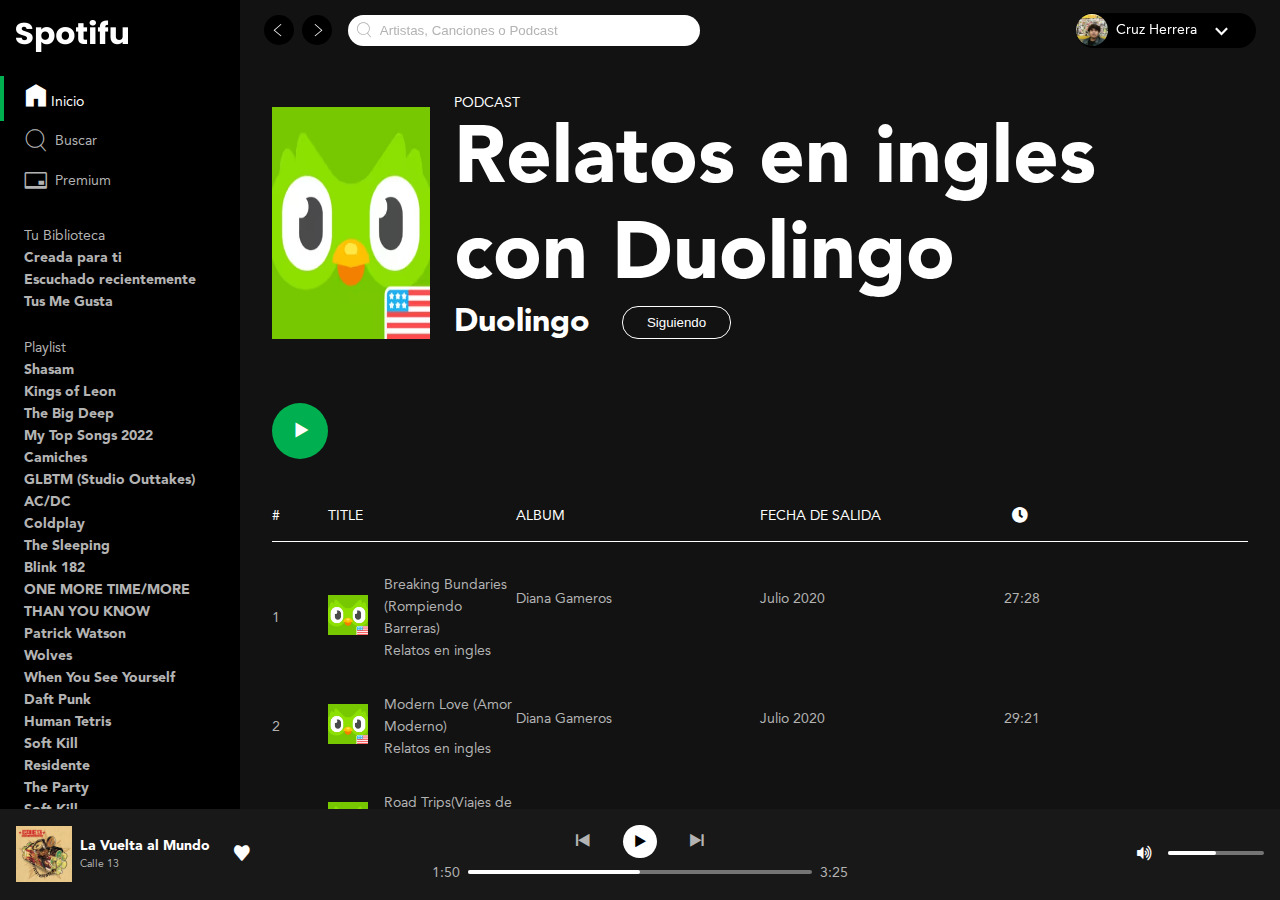
<file: pages/podcast.html>
<!DOCTYPE html>
<html lang="es-MX">
<head>
    <meta charset="UTF-8">
    <meta name="viewport" content="width=device-width, initial-scale=1.0">
    <title>Spotifu</title>
    <meta property="og:title" content="Spotifu" />
    <meta property="og:type" content="website" />
    <meta property="og:url" content="https://isaaccruz94.github.io/spotifu/" />
    <meta property="og:image" content="https://raw.githubusercontent.com/isaaccruz94/spotifu/main/images/isaaccruz94.github.io_spotifu_.png" />
    <meta property="og:locale" content="es_MX" />
    <meta property="og:description" content="Pagina Creada solo con HTML semantico y CSS (flex-box)." />
    <link rel="apple-touch-icon" sizes="57x57" href="../favicon/apple-icon-57x57.png">
    <link rel="apple-touch-icon" sizes="60x60" href="../favicon/apple-icon-60x60.png">
    <link rel="apple-touch-icon" sizes="72x72" href="../favicon/apple-icon-72x72.png">
    <link rel="apple-touch-icon" sizes="76x76" href="../favicon/apple-icon-76x76.png">
    <link rel="apple-touch-icon" sizes="114x114" href="../favicon/apple-icon-114x114.png">
    <link rel="apple-touch-icon" sizes="120x120" href="../favicon/apple-icon-120x120.png">
    <link rel="apple-touch-icon" sizes="144x144" href="../favicon/apple-icon-144x144.png">
    <link rel="apple-touch-icon" sizes="152x152" href="../favicon/apple-icon-152x152.png">
    <link rel="apple-touch-icon" sizes="180x180" href="../favicon/apple-icon-180x180.png">
    <link rel="icon" type="image/png" sizes="192x192"  href="../favicon/android-icon-192x192.png">
    <link rel="icon" type="image/png" sizes="32x32" href="../favicon/favicon-32x32.png">
    <link rel="icon" type="image/png" sizes="96x96" href="../favicon/favicon-96x96.png">
    <link rel="icon" type="image/png" sizes="16x16" href="../favicon/favicon-16x16.png">
    <link rel="manifest" href="../favicon/manifest.json">
    <meta name="msapplication-TileColor" content="#ffffff">
    <meta name="msapplication-TileImage" content="../favicon/ms-icon-144x144.png">
    <meta name="theme-color" content="#ffffff">
    <link rel="preload" href="../styles/index.css" as="style">
    <link rel="stylesheet" href="../styles/index.css">

</head>
<body class="body">
    <div class="layout">
        <div class="layout-block">
            <div class="layout-main">
                <div>
                    <header class="header">
                        <div class="header-navigation">
                            <div class="form-buttons">
                                <div class="buttons-navigation">
                                    <button class="buttonGeneric" aria-label="Ir Atras" title="Ir Atras">
                                        <i class="icon-arrowLeft" aria-hidden="true"></i>
                                    </button>
                                    <button class="buttonGeneric" aria-label="Ir Adelante" title="Ir Adelante">
                                        <i class="icon-arrowRight" aria-hidden="true"></i>
                                    </button>
                                </div>
                                <form class="form" aria-label="Busqueda por Artista, Canciones o Podcast">
                                    <i class="icon-search" aria-hidden="true"></i>
                                    <input type="search" placeholder="Artistas, Canciones o Podcast">
                                </form>
                            </div>
                            <div class="userProfile">
                                <div class="userProfile-cover">
                                    <img src="../images/profile.avif" alt="Foto de perfil" title="Foto de perfil" width="28" height="28">
                                </div>
                                <div class="userProfile-name">
                                    <p><a class="link" href="">Cruz Herrera</a></p>
                                </div>
                                <button aria-label="Desplegar" title="Desplegar">
                                    <i class="icon-vector" aria-hidden="true"></i>
                                </button>
                            </div>
                        </div>
                    </header>
                    <main>
                        <div class="podcast-container">
                            <div class="podcast">
                                <div class="podcast-cover">
                                    <img src="../images/caratulas/podcast-duolingo.avif" alt="Podcast Duolingo" title="Podcast Duolingo" width="232" height="232">
                                </div>
                                <div class="podcast-info">
                                    <div>
                                        <span class="tipo">Podcast</span>
                                    </div>
                                    <div class="podcast-title">
                                        <h1>Relatos en ingles con Duolingo</h1>
                                    </div>
                                    <div class="podcast-artist">
                                        <h2>Duolingo</h2>
                                        <button class="followButton">
                                            <p>Siguiendo</p>
                                        </button>
                                    </div>
                                </div>
                            </div>
                            <div class="podcast-button">
                                <button class="bigButton">
                                    <i class="icon-play"></i>
                                </button>
                            </div>
                            <div class="podcast-headerBar">
                                <div class="headerBar-title">
                                    <p>#</p>
                                    <p>Title</p>
                                </div>
                                <div class="headerBar-album">
                                    <p>Album</p>
                                </div>
                                <div class="headerBar-fecha">
                                    <p>Fecha de Salida</p>
                                </div>
                                <div class="headerBar-button">
                                    <div class="headerBar-content">
                                        <button class="reproductorButton" aria-label="Duracion">
                                            <i class="icon-clock" aria-hidden="true"></i>
                                        </button>
                                    </div>
                                </div>
                            </div>
                            <div class="podcast-reproductor">
                                <div class="podcastBar-number">
                                    <div class="podcastBar-numero">
                                        <p>1</p>
                                    </div>
                                    <div class="podcastBar">
                                        <div class="podcastBar-cover">
                                            <img src="../images/caratulas/podcast-duolingo.avif" alt="Cover Duolingo" title="Cover Duolingo" width="40" height="40">
                                        </div>
                                        <div class="podcastBar-info">
                                            <p class="podcastBar-title">Breaking Bundaries (Rompiendo Barreras)</p>
                                            <p class="podcastBar-autor">Relatos en ingles</p>
                                        </div>
                                    </div>
                                </div>
                                <div class="podcastBar-autor">
                                    <p>Diana Gameros</p>
                                </div>
                                <div class="podcastBar-fecha">
                                    <p>Julio 2020</p>
                                </div>
                                <div class="podcastBar-duration">
                                    <div class="podcastBar-content">
                                        <p>27:28</p>
                                    </div>
                                </div>
                            </div>
                            <div class="podcast-reproductor">
                                <div class="podcastBar-number">
                                    <div class="podcastBar-numero">
                                        <p>2</p>
                                    </div>
                                    <div class="podcastBar">
                                        <div class="podcastBar-cover">
                                            <img src="../images/caratulas/podcast-duolingo.avif" alt="Cover Duolingo" title="Cover Duolingo" width="40" height="40">
                                        </div>
                                        <div class="podcastBar-info">
                                            <p class="podcastBar-title">Modern Love (Amor Moderno)</p>
                                            <p class="podcastBar-autor">Relatos en ingles</p>
                                        </div>
                                    </div>
                                </div>
                                <div class="podcastBar-autor">
                                    <p>Diana Gameros</p>
                                </div>
                                <div class="podcastBar-fecha">
                                    <p>Julio 2020</p>
                                </div>
                                <div class="podcastBar-duration">
                                    <div class="podcastBar-content">
                                        <p>29:21</p>
                                    </div>
                                </div>
                            </div>
                            <div class="podcast-reproductor">
                                <div class="podcastBar-number">
                                    <div class="podcastBar-numero">
                                        <p>3</p>
                                    </div>
                                    <div class="podcastBar">
                                        <div class="podcastBar-cover">
                                            <img src="../images/caratulas/podcast-duolingo.avif" alt="Cover Duolingo" title="Cover Duolingo" width="40" height="40">
                                        </div>
                                        <div class="podcastBar-info">
                                            <p class="podcastBar-title">Road Trips(Viajes de Carretera)</p>
                                            <p class="podcastBar-autor">Relatos en ingles</p>
                                        </div>
                                    </div>
                                </div>
                                <div class="podcastBar-autor">
                                    <p>Diana Gameros</p>
                                </div>
                                <div class="podcastBar-fecha">
                                    <p>Julio 2020</p>
                                </div>
                                <div class="podcastBar-duration">
                                    <div class="podcastBar-content">
                                        <p>25:08</p>
                                    </div>
                                </div>
                            </div>
                            <div class="podcast-reproductor">
                                <div class="podcastBar-number">
                                    <div class="podcastBar-numero">
                                        <p>4</p>
                                    </div>
                                    <div class="podcastBar">
                                        <div class="podcastBar-cover">
                                            <img src="../images/caratulas/podcast-duolingo.avif" alt="Cover Duolingo" title="Cover Duolingo" width="40" height="40">
                                        </div>
                                        <div class="podcastBar-info">
                                            <p class="podcastBar-title">Furry Friends(Amigos Peludos)</p>
                                            <p class="podcastBar-autor">Relatos en ingles</p>
                                        </div>
                                    </div>
                                </div>
                                <div class="podcastBar-autor">
                                    <p>Diana Gameros</p>
                                </div>
                                <div class="podcastBar-fecha">
                                    <p>Agosto 2020</p>
                                </div>
                                <div class="podcastBar-duration">
                                    <div class="podcastBar-content">
                                        <p>22:11</p>
                                    </div>
                                </div>
                            </div>
                            <div class="podcast-reproductor">
                                <div class="podcastBar-number">
                                    <div class="podcastBar-numero">
                                        <p>5</p>
                                    </div>
                                    <div class="podcastBar">
                                        <div class="podcastBar-cover">
                                            <img src="../images/caratulas/podcast-duolingo.avif" alt="Cover Duolingo" title="Cover Duolingo" width="40" height="40">
                                        </div>
                                        <div class="podcastBar-info">
                                            <p class="podcastBar-title">Superfans(Super Fans)</p>
                                            <p class="podcastBar-autor">Relatos en ingles</p>
                                        </div>
                                    </div>
                                </div>
                                <div class="podcastBar-autor">
                                    <p>Diana Gameros</p>
                                </div>
                                <div class="podcastBar-fecha">
                                    <p>Julio 2020</p>
                                </div>
                                <div class="podcastBar-duration">
                                    <div class="podcastBar-content">
                                        <p>31:20</p>
                                    </div>
                                </div>
                            </div>
                            <div class="podcast-reproductor">
                                <div class="podcastBar-number">
                                    <div class="podcastBar-numero">
                                        <p>6</p>
                                    </div>
                                    <div class="podcastBar">
                                        <div class="podcastBar-cover">
                                            <img src="../images/caratulas/podcast-duolingo.avif" alt="Cover Duolingo" title="Cover Duolingo" width="40" height="40">
                                        </div>
                                        <div class="podcastBar-info">
                                            <p class="podcastBar-title">Acts of Service(Actos de Servicios)</p>
                                            <p class="podcastBar-autor">Relatos en ingles</p>
                                        </div>
                                    </div>
                                </div>
                                <div class="podcastBar-autor">
                                    <p>Diana Gameros</p>
                                </div>
                                <div class="podcastBar-fecha">
                                    <p>Septiembre 2020</p>
                                </div>
                                <div class="podcastBar-duration">
                                    <div class="podcastBar-content">
                                        <p>25:09</p>
                                    </div>
                                </div>
                            </div>
                            <div class="podcast-reproductor">
                                <div class="podcastBar-number">
                                    <div class="podcastBar-numero">
                                        <p>7</p>
                                    </div>
                                    <div class="podcastBar">
                                        <div class="podcastBar-cover">
                                            <img src="../images/caratulas/podcast-duolingo.avif" alt="Cover Duolingo" title="Cover Duolingo" width="40" height="40">
                                        </div>
                                        <div class="podcastBar-info">
                                            <p class="podcastBar-title">Comfort Food(Comida Para el Corazon)</p>
                                            <p class="podcastBar-autor">Relatos en ingles</p>
                                        </div>
                                    </div>
                                </div>
                                <div class="podcastBar-autor">
                                    <p>Diana Gameros</p>
                                </div>
                                <div class="podcastBar-fecha">
                                    <p>Julio 2020</p>
                                </div>
                                <div class="podcastBar-duration">
                                    <div class="podcastBar-content">
                                        <p>26:58</p>
                                    </div>
                                </div>
                            </div>
                            <div class="podcast-reproductor">
                                <div class="podcastBar-number">
                                    <div class="podcastBar-numero">
                                        <p>8</p>
                                    </div>
                                    <div class="podcastBar">
                                        <div class="podcastBar-cover">
                                            <img src="../images/caratulas/podcast-duolingo.avif" alt="Cover Duolingo" title="Cover Duolingo" width="40" height="40">
                                        </div>
                                        <div class="podcastBar-info">
                                            <p class="podcastBar-title">Prom(Baile de Preparatoria)</p>
                                            <p class="podcastBar-autor">Relatos en ingles</p>
                                        </div>
                                    </div>
                                </div>
                                <div class="podcastBar-autor">
                                    <p>Diana Gameros</p>
                                </div>
                                <div class="podcastBar-fecha">
                                    <p>Octubre 2020</p>
                                </div>
                                <div class="podcastBar-duration">
                                    <div class="podcastBar-content">
                                        <p>24:13</p>
                                    </div>
                                </div>
                            </div>
                        </div>
                    </main>
                </div>
            </div>
            <div class="layout-slider">
                <div class="slider">
                    <div class="logo-container">
                        <div class="logo-cover">
                            <a href="../index.html">
                                <img src="../images/spotifu-logo.png" alt="Logo Spotifu" title="Logo Spotifu" width="112" height="32">
                            </a>
                        </div>
                    </div>
                    <div class="menu-container">
                        <nav class="menu">
                            <ul class="menu-list">
                                <li class="menu-item active">
                                    <a href="../index.html" class="link">
                                        <i class="icon-home"></i>
                                        <span>Inicio</span>
                                    </a>
                                </li>
                                <li class="menu-item">
                                    <i class="icon-search"></i>
                                    <span>Buscar</span>
                                </li>
                                <li class="menu-item">
                                    <i class="icon-creditCard"></i>
                                    <span>Premium</span>
                                </li>
                            </ul>
                        </nav>
                    </div>

                    <div class="library-container">
                        <nav class="library" aria-labelledby="library">
                            <h2 id="library" class="library-title">Tu Biblioteca</h2>
                            <ul class="library-list">
                                <li class="library-item"><a href="" class="link">Creada para ti</a></li>
                                <li class="library-item"><a href="" class="link">Escuchado recientemente</a></li>
                                <li class="library-item"><a href="" class="link">Tus Me Gusta</a></li>
                            </ul>
                        </nav>
                    </div>

                    <div class="playlist-container">
                        <nav class="playlist" aria-labelledby="playlist">
                            <h2 id="playlist" class="playlist-title">Playlist</h2>
                            <ul class="playlist-list">
                                <li class="playlist-item"><a href="./artist.html" class="link">Shasam</a></li>
                                <li class="playlist-item"><a href="./artist.html" class="link">Kings of Leon</a></li>
                                <li class="playlist-item"><a href="./album.html" class="link">The Big Deep</a></li>
                                <li class="playlist-item"><a href="./artist.html" class="link">My Top Songs 2022</a></li>
                                <li class="playlist-item"><a href="./artist.html" class="link">Camiches</a></li>
                                <li class="playlist-item"><a href="./album.html" class="link">GLBTM (Studio Outtakes)</a></li>
                                <li class="playlist-item"><a href="./artist.html" class="link">AC/DC</a></li>
                                <li class="playlist-item"><a href="./artist.html" class="link">Coldplay</a></li>
                                <li class="playlist-item"><a href="./artist.html" class="link">The Sleeping</a></li>
                                <li class="playlist-item"><a href="./artist.html" class="link">Blink 182</a></li>
                                <li class="playlist-item"><a href="./album.html" class="link">ONE MORE TIME/MORE THAN YOU KNOW</a></li>
                                <li class="playlist-item"><a href="./artist.html" class="link">Patrick Watson</a></li>
                                <li class="playlist-item"><a href="./album.html" class="link">Wolves</a></li>
                                <li class="playlist-item"><a href="./album.html" class="link">When You See Yourself</a></li>
                                <li class="playlist-item"><a href="./artist.html" class="link">Daft Punk</a></li>
                                <li class="playlist-item"><a href="./artist.html" class="link">Human Tetris</a></li>
                                <li class="playlist-item"><a href="./artist.html" class="link">Soft Kill</a></li>
                                <li class="playlist-item"><a href="./artist.html" class="link">Residente</a></li>
                                <li class="playlist-item"><a href="./album.html" class="link">The Party</a></li>
                                <li class="playlist-item"><a href="./artist.html" class="link">Soft Kill</a></li>
                                <li class="playlist-item"><a href="./artist.html" class="link">BADBADNOTGOOD</a></li>
                                <li class="playlist-item"><a href="./album.html" class="link">Always The End</a></li>
                                <li class="playlist-item"><a href="./album.html" class="link">My Echo, My Shadow, My Covers & Me</a></li>
                            </ul>
                        </nav>
                    </div>
                </div>
            </div>
        </div>

        <div class="layout-block">
            <div class="layout-footer">
                <footer class="reproductor">
                    <div class="reproductor-song">
                        <div class="song">
                            <div class="song-cover">
                                <img src="../images/caratulas/cd-entren-los-que-quieran-entrar.avif" alt="Entren los que queran entrar, Calle 13" title="Entren los que queran entrar, Calle 13" width="56" height="56">
                            </div>
                            <div class="song-info">
                                <div class="song-name">
                                    <p class="song-title"><a class="link">La Vuelta al Mundo</a></p>
                                    <p class="song-artist"><a class="link">Calle 13</a></p>
                                </div>
                                <div class="song-heart">
                                    <button class="reproductorButton" aria-label="Eliminar" title="Eliminar" role="switch" aria-checked="true">
                                        <i class="icon-heart" aria-hidden="true"></i>
                                    </button>
                                </div>
                            </div>
                        </div>
                    </div>

                    <div class="reproductor-progress">
                        <div class="reproductor-slider">
                            <div class="reproductor-buttonList">
                                <button class="buttonCircle" aria-label="Regresar" title="Regresar">
                                    <i class="icon-prev" aria-hidden="true"></i> 
                                </button>
                        
                                <button class="buttonCircle is-white" aria-label="Reproducir" title="Reproducir">
                                    <i class="icon-play" aria-hidden="true"></i>
                                </button>
                        
                                <button class="buttonCircle" aria-label="Adelantar" title="Adelantar">
                                    <i class="icon-next" aria-hidden="true"></i> 
                                </button>
                            </div>
                            <div class="reporductor-progress">
                                <span class="time">1:50</span>
                                <div class="progress">
                                    <div class="progress-time">
                                        <div class="progress-button"></div>
                                    </div>
                                </div>
                                <span class="time">3:25</span>
                            </div>
                        </div>
                    </div>

                    <div class="reproductor-volume">
                        <div class="volume">
                            <button class="reproductorButton" aria-label="Silenciar" title="Silenciar" aria-labelledby="volume">
                                <i class="icon-volumeUp" aria-label="Volumen alto" id="volume"></i>
                            </button>
                            <div class="volume-bar">
                                <div class="progress">
                                    <div class="progress-time">
                                        <div class="progress-button"></div>
                                    </div>
                                </div>
                            </div>
                        </div>
                    </div>
                </footer>
            </div>
        </div>
    </div>
</body>
</html>
</file>
<file: styles/index.css>
@import "fonts.css";
@import "icon-fonts.css";
@import "ellipsis.css";
@import "body.css";
@import "buttons.css";
@import "link.css";
@import "reproductor.css";
@import "slider.css";
@import "main.css";
@import "layout.css";
@import "scroll.css";
@import "artist.css";
@import "album.css";
@import "podcast-info.css";
@import "podcast-bar.css";
@import "podcast-bar-content.css";


:root{
    font-size: 16px;
    --primary: #00B050;
    --white: #ffffff;
    --gray10: #B3B3B3;
    --gray20: #737373;
    --gray30: #282828;
    --gray40: #181818;
    --gray50: #121212;
    --gray60: #000000;
    --font: Avenir, Helvetica, sans-serif;
    --headline1: bold 2rem/normal var(--font);
    --headline2: bold 1.5rem/1.75rem var(--font);
    --baseFont: normal .875rem/1.375rem var(--font);
    --baseFontBold: bold .875rem/1.375rem var(--font);
    --button: normal .875rem/1rem var(--font);
    --small: normal .75em/1rem var(--font);
}


.header{
    position: sticky;
    top: 0;
    z-index: 5;
    backdrop-filter: blur(5px);
    inline-size: calc(100vw - var(--sidebarInlineSize));
}
.tipo{
    color: var(--white);
    text-transform: uppercase;
}
.podcast-container{
    display: flex;
    flex-direction: column;
    padding-inline: 2rem;
    gap: 2rem;
}
</file>
